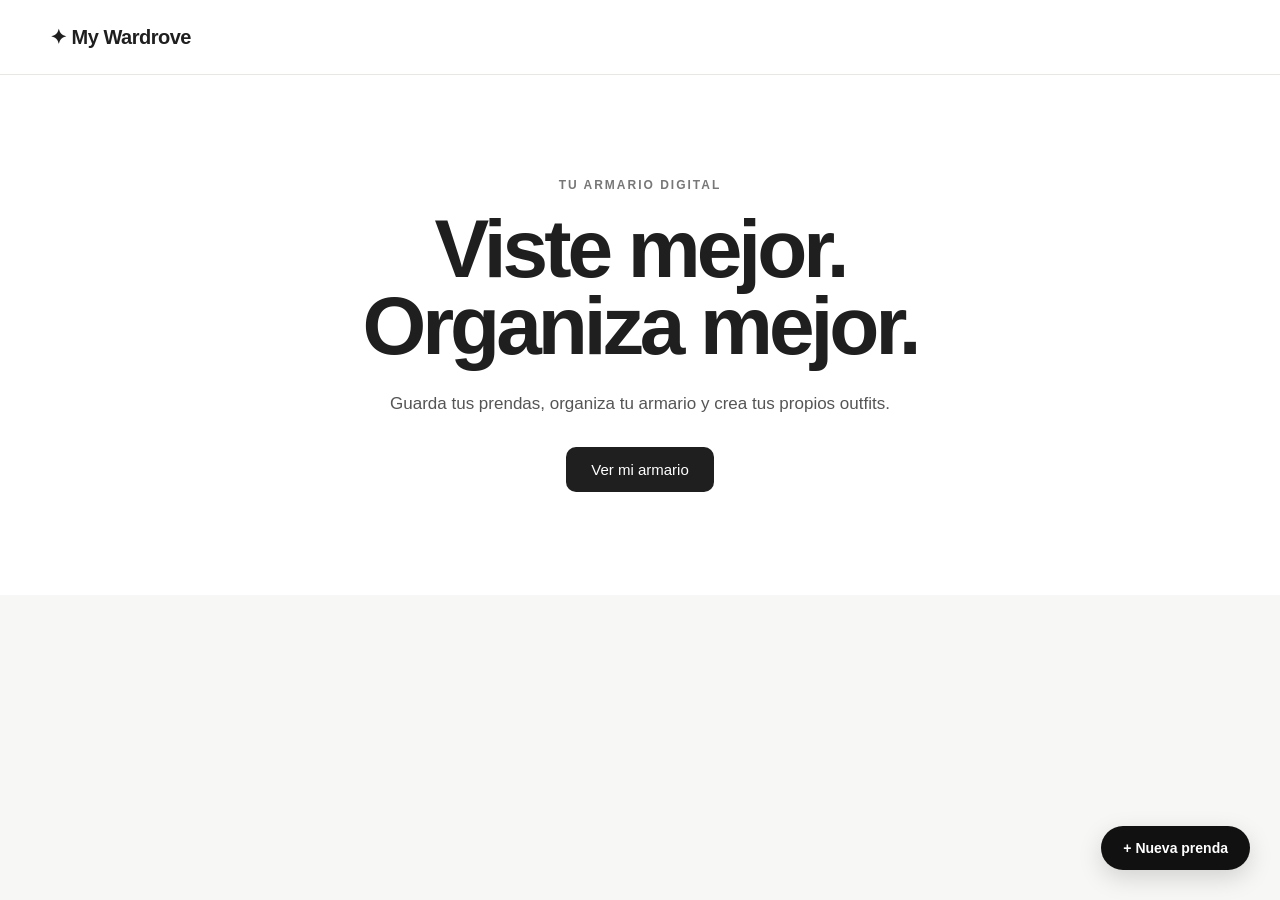
<file: frontend/index.html>
<!DOCTYPE html>
<html lang="es">

<head>

    <meta charset="UTF-8">

    <meta
        name="viewport"
        content="width=device-width, initial-scale=1.0"
    >

    <title>My Wardrove</title>

    <link
        rel="icon"
        type="image/svg+xml"
        href="data:image/svg+xml,%3Csvg xmlns='http://www.w3.org/2000/svg' viewBox='0 0 100 100'%3E%3Ctext x='50' y='72' text-anchor='middle' font-size='80'%3E%E2%9C%A6%3C/text%3E%3C/svg%3E"
    >

    <link
        rel="stylesheet"
        href="css/style.css"
    >

</head>


<body>


    <!-- =====================================================
         CABECERA
    ====================================================== -->

    <header class="cabecera">

        <div class="logo">
            ✦ My Wardrove
        </div>

        <button
            type="button"
            id="btn-nueva-prenda"
        >
            + Nueva prenda
        </button>

    </header>


    <!-- =====================================================
         HERO
    ====================================================== -->

    <section class="hero">

        <div class="hero-contenido">

            <p class="hero-pequeno">
                TU ARMARIO DIGITAL
            </p>

            <h1>
                Viste mejor.<br>
                Organiza mejor.
            </h1>

            <p class="hero-descripcion">
                Guarda tus prendas, organiza tu armario
                y crea tus propios outfits.
            </p>

            <button
                type="button"
                id="btn-ver-armario"
                class="btn-principal"
            >
                Ver mi armario
            </button>

        </div>

    </section>


    <!-- =====================================================
         ARMARIO
    ====================================================== -->

    <main
        id="seccion-armario"
        class="armario"
    >

        <div class="armario-cabecera">

            <div>

                <p class="seccion-pequena">
                    MI ARMARIO
                </p>

                <h2>
                    Mis prendas
                </h2>

            </div>

            <button
                type="button"
                id="btn-generar-outfit"
            >
                Crear outfit
            </button>

        </div>


        <!-- =================================================
             BUSCADOR
        ================================================== -->

        <div class="buscador-container">

            <input
                type="text"
                id="buscador-prendas"
                placeholder="Buscar prendas..."
            >

        </div>


        <!-- =================================================
             CATEGORÍAS
        ================================================== -->

        <div class="categorias">

            <button
                type="button"
                class="btn-categoria activa"
                data-categoria="Todas"
            >
                Todas
            </button>

            <button
                type="button"
                class="btn-categoria"
                data-categoria="Camisetas"
            >
                Camisetas
            </button>

            <button
                type="button"
                class="btn-categoria"
                data-categoria="Camisas"
            >
                Camisas
            </button>

            <button
                type="button"
                class="btn-categoria"
                data-categoria="Pantalones"
            >
                Pantalones
            </button>

            <button
                type="button"
                class="btn-categoria"
                data-categoria="Zapatos"
            >
                Zapatos
            </button>

            <button
                type="button"
                class="btn-categoria"
                data-categoria="Abrigos"
            >
                Abrigos
            </button>

            <button
                type="button"
                class="btn-categoria"
                data-categoria="Accesorios"
            >
                Accesorios
            </button>

        </div>


        <!-- =================================================
             LISTA DE PRENDAS

             IMPORTANTE:
             Al entrar en la web estará vacía.
             JavaScript la rellenará cuando pulsemos
             "Ver mi armario".
        ================================================== -->

        <div id="lista-prendas"></div>

    </main>


    <!-- =====================================================
         FORMULARIO NUEVA / EDITAR PRENDA
    ====================================================== -->

    <div
        id="formulario-prenda"
        class="formulario-oculto"
    >

        <button
            type="button"
            id="btn-cerrar-formulario"
            class="formulario-cerrar"
        >
            ×
        </button>


        <div class="formulario-header">

            <p class="seccion-pequena">
                MI ARMARIO
            </p>

            <h2>
                Añadir prenda
            </h2>

        </div>


        <div class="formulario-grid">

            <div class="campo">

                <label for="nombre">
                    Nombre
                </label>

                <input
                    type="text"
                    id="nombre"
                    placeholder="Ej. Camiseta blanca"
                >

            </div>


            <div class="campo">

                <label for="categoria">
                    Categoría
                </label>

                <select id="categoria">

                    <option value="">
                        Selecciona una categoría
                    </option>

                    <option value="Camisetas">
                        Camisetas
                    </option>

                    <option value="Camisas">
                        Camisas
                    </option>

                    <option value="Pantalones">
                        Pantalones
                    </option>

                    <option value="Zapatos">
                        Zapatos
                    </option>

                    <option value="Abrigos">
                        Abrigos
                    </option>

                    <option value="Accesorios">
                        Accesorios
                    </option>

                </select>

            </div>


            <div class="campo">

                <label for="color">
                    Color
                </label>

                <input
                    type="text"
                    id="color"
                    placeholder="Ej. Blanco"
                >

            </div>


            <div class="campo">

                <label for="marca">
                    Marca
                </label>

                <input
                    type="text"
                    id="marca"
                    placeholder="Ej. Nike"
                >

            </div>


            <div class="campo campo-imagen">

                <label for="imagen">
                    Fotografía
                </label>

                <input
                    type="file"
                    id="imagen"
                    accept="image/*"
                >

            </div>

        </div>


        <div class="formulario-footer">

            <button
                type="button"
                id="btn-guardar-prenda"
            >
                Guardar prenda
            </button>

            <p
                id="estado-subida"
                class="estado-subida"
            ></p>

        </div>

    </div>


    <!-- =====================================================
         MODAL CREAR OUTFIT
    ====================================================== -->

    <div
        id="modal-outfit"
        class="modal-oculto"
    >

        <div class="modal-contenido">

            <button
                type="button"
                id="btn-cerrar-modal"
                class="modal-cerrar"
            >
                ×
            </button>


            <div class="modal-header">

                <p class="seccion-pequena">
                    MY WARDROVE
                </p>

                <h2>
                    Crear outfit
                </h2>

                <p>
                    ¿Para qué ocasión quieres crear tu outfit?
                </p>

            </div>


            <div class="ocasiones-container">

                <button
                    type="button"
                    class="btn-ocasion"
                    data-ocasion="Casual"
                >
                    Casual
                </button>

                <button
                    type="button"
                    class="btn-ocasion"
                    data-ocasion="Trabajo"
                >
                    Trabajo
                </button>

                <button
                    type="button"
                    class="btn-ocasion"
                    data-ocasion="Cita"
                >
                    Cita
                </button>

                <button
                    type="button"
                    class="btn-ocasion"
                    data-ocasion="Deporte"
                >
                    Deporte
                </button>

                <button
                    type="button"
                    class="btn-ocasion"
                    data-ocasion="Fiesta"
                >
                    Fiesta
                </button>

            </div>

        </div>

    </div>


    <!-- =====================================================
         JAVASCRIPT
    ====================================================== -->

    <script src="js/app.js"></script>

</body>

</html>
</file>
<file: frontend/css/style.css>
/* =====================================================
   VARIABLES
===================================================== */

:root {

    --negro: #1f1f1f;
    --gris-oscuro: #555555;
    --gris: #777777;
    --gris-claro: #eeeeeb;
    --gris-fondo: #f7f7f5;
    --blanco: #ffffff;

}


/* =====================================================
   GENERAL
===================================================== */

* {
    box-sizing: border-box;
}

html {
    scroll-behavior: smooth;
}

body {

    margin: 0;

    font-family:
        Arial,
        Helvetica,
        sans-serif;

    background-color: var(--gris-fondo);

    color: var(--negro);
}


/* =====================================================
   CABECERA
===================================================== */

.cabecera {

    height: 75px;

    padding:
        0 50px;

    display: flex;

    align-items: center;

    justify-content: space-between;

    background-color: var(--blanco);

    border-bottom:
        1px solid #e7e7e4;
}

.logo {

    font-size: 20px;

    font-weight: 600;

    letter-spacing: -0.5px;
}

.cabecera button {

    padding:
        11px 18px;

    border: none;

    border-radius: 8px;

    background-color: var(--negro);

    color: var(--blanco);

    font-size: 14px;

    cursor: pointer;

    transition:
        transform 0.2s ease,
        opacity 0.2s ease;
}

.cabecera button:hover {

    transform: translateY(-1px);

    opacity: 0.9;
}


/* =====================================================
   HERO
===================================================== */

.hero {

    min-height: 520px;

    display: flex;

    align-items: center;

    justify-content: center;

    padding:
        70px 30px;

    background-color: var(--blanco);

    text-align: center;
}

.hero-contenido {

    max-width: 750px;

    margin: 0 auto;
}

.hero-pequeno {

    margin:
        0 0 18px;

    font-size: 12px;

    font-weight: 600;

    letter-spacing: 2px;

    color: var(--gris);
}

.hero h1 {

    margin:
        0 0 25px;

    font-size:
        clamp(48px, 7vw, 82px);

    line-height: 0.95;

    letter-spacing: -4px;

    font-weight: 700;
}

.hero-descripcion {

    max-width: 500px;

    margin:
        0 auto 30px;

    font-size: 17px;

    line-height: 1.6;

    color: var(--gris-oscuro);
}


/* =====================================================
   BOTÓN PRINCIPAL
===================================================== */

.btn-principal {

    padding:
        14px 25px;

    border: none;

    border-radius: 10px;

    background-color: var(--negro);

    color: var(--blanco);

    font-size: 15px;

    font-weight: 500;

    cursor: pointer;

    transition:
        transform 0.2s ease,
        opacity 0.2s ease;
}

.btn-principal:hover {

    transform: translateY(-2px);

    opacity: 0.9;
}


/* =====================================================
   ARMARIO
===================================================== */

.armario {

    max-width: 1400px;

    margin:
        0 auto;

    padding:
        80px 50px;
}


/* =====================================================
   ARMARIO OCULTO AL ENTRAR
===================================================== */

#seccion-armario {

    display: none;
}

#seccion-armario.armario-visible {

    display: block;
}


/* =====================================================
   CABECERA DEL ARMARIO
===================================================== */

.armario-cabecera {

    display: flex;

    align-items: flex-end;

    justify-content: space-between;

    margin-bottom: 35px;
}

.seccion-pequena {

    margin:
        0 0 8px;

    font-size: 11px;

    font-weight: 600;

    letter-spacing: 1.8px;

    color: var(--gris);
}

.armario-cabecera h2 {

    margin: 0;

    font-size: 38px;

    letter-spacing: -1.5px;
}

.armario-cabecera button {

    padding:
        12px 20px;

    border:
        1px solid #d8d8d5;

    border-radius: 8px;

    background-color: var(--blanco);

    color: var(--negro);

    font-size: 14px;

    cursor: pointer;

    transition:
        background-color 0.2s ease,
        border-color 0.2s ease;
}

.armario-cabecera button:hover {

    background-color: #f0f0ed;

    border-color: #c9c9c5;
}


/* =====================================================
   BUSCADOR
===================================================== */

.buscador-container {

    margin-bottom: 25px;
}

#buscador-prendas {

    width: 100%;

    padding:
        14px 17px;

    border:
        1px solid #ddddda;

    border-radius: 9px;

    background-color: var(--blanco);

    color: var(--negro);

    font-size: 14px;

    outline: none;

    transition:
        border-color 0.2s ease,
        box-shadow 0.2s ease;
}

#buscador-prendas:focus {

    border-color: #999999;

    box-shadow:
        0 0 0 3px rgba(
            0,
            0,
            0,
            0.05
        );
}


/* =====================================================
   CATEGORÍAS
===================================================== */

.categorias {

    display: flex;

    flex-wrap: wrap;

    gap: 9px;

    margin-bottom: 35px;
}

.btn-categoria {

    padding:
        9px 16px;

    border:
        1px solid #ddddda;

    border-radius: 20px;

    background-color: var(--blanco);

    color: var(--gris-oscuro);

    font-size: 13px;

    cursor: pointer;

    transition:
        background-color 0.2s ease,
        color 0.2s ease,
        border-color 0.2s ease;
}

.btn-categoria:hover {

    border-color: #bdbdb9;
}

.btn-categoria.activa {

    background-color: var(--negro);

    color: var(--blanco);

    border-color: var(--negro);
}


/* =====================================================
   LISTA DE PRENDAS
===================================================== */

#lista-prendas {

    display: grid;

    grid-template-columns:
        repeat(4, 1fr);

    gap: 22px;
}


/* =====================================================
   TARJETA DE PRENDA
===================================================== */

.tarjeta-prenda {

    background-color:
        var(--blanco);

    border-radius: 12px;

    overflow: hidden;

    border:
        1px solid #e5e5e2;

    transition:
        transform 0.25s ease,
        box-shadow 0.25s ease;
}

.tarjeta-prenda:hover {

    transform:
        translateY(-4px);

    box-shadow:
        0 12px 30px
        rgba(
            0,
            0,
            0,
            0.07
        );
}


/* =====================================================
   IMAGEN DE PRENDA
===================================================== */

.imagen-prenda {

    height: 320px;

    background:
        linear-gradient(
            145deg,
            #eeeeeb,
            #f8f8f6
        );

    display: flex;

    align-items: center;

    justify-content: center;

    overflow: hidden;

    position: relative;
}

.imagen-prenda img {

    width: 100%;

    height: 100%;

    object-fit: cover;

    display: block;

    transition:
        transform 0.55s ease;
}

.tarjeta-prenda:hover
.imagen-prenda img {

    transform:
        scale(1.04);
}

.sin-imagen {

    color: var(--gris);

    font-size: 13px;
}


/* =====================================================
   INFORMACIÓN DE PRENDA
===================================================== */

.informacion-prenda {

    padding: 20px;
}

.informacion-prenda h3 {

    margin:
        0 0 7px;

    font-size: 17px;

    font-weight: 600;
}

.informacion-prenda .categoria {

    margin-bottom: 12px;

    font-size: 12px;

    color: var(--gris);

    text-transform: uppercase;

    letter-spacing: 0.7px;
}

.informacion-prenda p {

    margin:
        5px 0;

    font-size: 13px;

    color: var(--gris-oscuro);
}

.informacion-prenda .color {

    color: var(--gris-oscuro);
}


/* =====================================================
   BOTONES DE PRENDA
===================================================== */

.botones-prenda {

    display: flex;

    gap: 8px;

    margin-top: 18px;
}

.botones-prenda button {

    flex: 1;

    padding:
        9px 8px;

    border-radius: 7px;

    font-size: 12px;

    cursor: pointer;

    transition:
        background-color 0.2s ease,
        border-color 0.2s ease;
}

.btn-editar {

    border:
        1px solid #ddddda;

    background-color:
        var(--blanco);

    color: var(--negro);
}

.btn-editar:hover {

    background-color:
        #f1f1ee;
}

.btn-eliminar {

    border:
        1px solid #ddddda;

    background-color:
        var(--blanco);

    color: #777777;
}

.btn-eliminar:hover {

    background-color:
        #eeeeeb;
}


/* =====================================================
   SIN PRENDAS
===================================================== */

.sin-prendas {

    grid-column:
        1 / -1;

    padding:
        60px 20px;

    text-align: center;

    color: var(--gris);

    background-color:
        var(--blanco);

    border:
        1px solid #e5e5e2;

    border-radius: 12px;
}


/* =====================================================
   FORMULARIO
===================================================== */

.formulario-oculto {

    display: none;
}

#formulario-prenda.formulario-visible {

    position: fixed;

    inset: 0;

    z-index: 1000;

    display: flex;

    align-items: center;

    justify-content: center;

    flex-direction: column;

    padding: 25px;

    margin: 0;

    background:
        rgba(
            20,
            20,
            20,
            0.45
        );

    backdrop-filter:
        blur(9px);

    -webkit-backdrop-filter:
        blur(9px);

    animation:
        fondoEntrada
        0.25s ease;
}

#formulario-prenda.formulario-visible
.formulario-header {

    width: 100%;

    max-width: 700px;

    margin: 0;

    padding:
        32px 32px 10px;

    background-color:
        var(--blanco);

    border-radius:
        22px 22px 0 0;
}

#formulario-prenda.formulario-visible
.formulario-grid {

    width: 100%;

    max-width: 700px;

    padding:
        15px 32px 10px;

    background-color:
        var(--blanco);

    display: grid;

    grid-template-columns:
        repeat(2, 1fr);

    gap: 18px;
}

#formulario-prenda.formulario-visible
.formulario-footer {

    width: 100%;

    max-width: 700px;

    margin: 0;

    padding:
        15px 32px 32px;

    background-color:
        var(--blanco);

    border-radius:
        0 0 22px 22px;

    display: flex;

    align-items: center;

    gap: 20px;
}

.formulario-cerrar {

    position: absolute;

    top: 25px;

    right: 30px;

    z-index: 10;

    width: 38px;

    height: 38px;

    border: none;

    border-radius: 50%;

    background-color:
        #f3f2ef;

    color:
        var(--gris-oscuro);

    font-size: 24px;

    line-height: 1;

    cursor: pointer;

    transition:
        background-color 0.2s ease,
        transform 0.2s ease;
}

.formulario-cerrar:hover {

    background-color:
        #e5e5e1;

    transform:
        rotate(5deg);
}

.campo {

    display: flex;

    flex-direction: column;

    gap: 7px;
}

.campo label {

    font-size: 12px;

    font-weight: 600;

    color:
        var(--gris-oscuro);
}

.campo input,
.campo select {

    width: 100%;

    padding:
        12px 13px;

    border:
        1px solid #ddddda;

    border-radius: 8px;

    background-color:
        var(--blanco);

    color:
        var(--negro);

    font-size: 13px;

    outline: none;
}

.campo input:focus,
.campo select:focus {

    border-color:
        #999999;
}

.formulario-footer
#btn-guardar-prenda {

    padding:
        12px 20px;

    border: none;

    border-radius: 8px;

    background-color:
        var(--negro);

    color:
        var(--blanco);

    cursor: pointer;
}

.formulario-footer
#btn-guardar-prenda:disabled {

    opacity: 0.6;

    cursor: not-allowed;
}

.estado-subida {

    margin: 0;

    font-size: 13px;

    color:
        var(--gris-oscuro);
}


/* =====================================================
   MODAL OUTFIT
===================================================== */

.modal-oculto {

    display: none;
}

#modal-outfit {

    position: fixed;

    inset: 0;

    z-index: 1100;

    display: flex;

    align-items: center;

    justify-content: center;

    padding: 25px;

    background:
        rgba(
            20,
            20,
            20,
            0.45
        );

    backdrop-filter:
        blur(9px);

    -webkit-backdrop-filter:
        blur(9px);
}

#modal-outfit.modal-oculto {

    display: none;
}

.modal-contenido {

    position: relative;

    width: 100%;

    max-width: 650px;

    padding: 45px;

    background-color:
        var(--blanco);

    border-radius: 22px;

    box-shadow:
        0 20px 60px
        rgba(
            0,
            0,
            0,
            0.15
        );
}

.modal-cerrar {

    position: absolute;

    top: 20px;

    right: 20px;

    width: 38px;

    height: 38px;

    border: none;

    border-radius: 50%;

    background-color:
        #f3f2ef;

    font-size: 24px;

    cursor: pointer;
}

.modal-header h2 {

    margin:
        0 0 10px;

    font-size: 32px;

    letter-spacing:
        -1px;
}

.modal-header p:last-child {

    color:
        var(--gris-oscuro);

    font-size: 14px;
}

.ocasiones-container {

    display: grid;

    grid-template-columns:
        repeat(2, 1fr);

    gap: 12px;

    margin-top: 30px;
}

.btn-ocasion {

    padding:
        18px;

    border:
        1px solid #ddddda;

    border-radius: 10px;

    background-color:
        var(--blanco);

    color:
        var(--negro);

    cursor: pointer;

    font-size: 14px;

    transition:
        background-color 0.2s ease,
        transform 0.2s ease;
}

.btn-ocasion:hover {

    background-color:
        #f1f1ee;

    transform:
        translateY(-2px);
}


/* =====================================================
   ANIMACIONES
===================================================== */

@keyframes fondoEntrada {

    from {

        opacity: 0;

    }

    to {

        opacity: 1;

    }
}


/* =====================================================
   RESPONSIVE
===================================================== */

@media (
    max-width: 1000px
) {

    #lista-prendas {

        grid-template-columns:
            repeat(3, 1fr);
    }

}


@media (
    max-width: 750px
) {

    .cabecera {

        padding:
            0 25px;
    }

    .hero {

        min-height:
            450px;

        padding:
            50px 25px;
    }

    .hero h1 {

        letter-spacing:
            -2.5px;
    }

    .armario {

        padding:
            60px 25px;
    }

    #lista-prendas {

        grid-template-columns:
            repeat(2, 1fr);
    }

    .armario-cabecera {

        align-items:
            flex-start;

        flex-direction:
            column;

        gap: 20px;
    }

}


@media (
    max-width: 600px
) {

    .cabecera {

        height: 65px;

        padding:
            0 18px;
    }

    .logo {

        font-size:
            17px;
    }

    .cabecera button {

        padding:
            9px 13px;

        font-size:
            12px;
    }

    .hero {

        min-height:
            400px;

        padding:
            40px 20px;
    }

    .hero h1 {

        font-size:
            46px;
    }

    .hero-descripcion {

        font-size:
            15px;
    }

    .armario {

        padding:
            45px 18px;
    }

    .armario-cabecera h2 {

        font-size:
            32px;
    }

    #lista-prendas {

        grid-template-columns:
            1fr;
    }

    .imagen-prenda {

        height:
            350px;
    }

    #formulario-prenda.formulario-visible {

        padding:
            15px;
    }

    #formulario-prenda.formulario-visible
    .formulario-grid {

        grid-template-columns:
            1fr;

        padding:
            15px 22px 10px;
    }

    #formulario-prenda.formulario-visible
    .formulario-header {

        padding:
            25px 22px 10px;
    }

    #formulario-prenda.formulario-visible
    .formulario-footer {

        flex-direction:
            column;

        align-items:
            stretch;

        padding:
            15px 22px 25px;
    }

    .ocasiones-container {

        grid-template-columns:
            1fr;
    }

    .modal-contenido {

        padding:
            35px 25px;
    }

}

#btn-nueva-prenda {
    position: fixed;
    right: 30px;
    bottom: 30px;
    z-index: 1000;

    padding: 14px 22px;
    border: none;
    border-radius: 999px;

    background: #111;
    color: white;

    font-size: 14px;
    font-weight: 600;

    cursor: pointer;

    box-shadow: 0 8px 25px rgba(0, 0, 0, 0.15);

    transition:
        transform 0.2s ease,
        box-shadow 0.2s ease;
}

#btn-nueva-prenda:hover {
    transform: translateY(-3px);
    box-shadow: 0 12px 30px rgba(0, 0, 0, 0.20);
}
</file>
